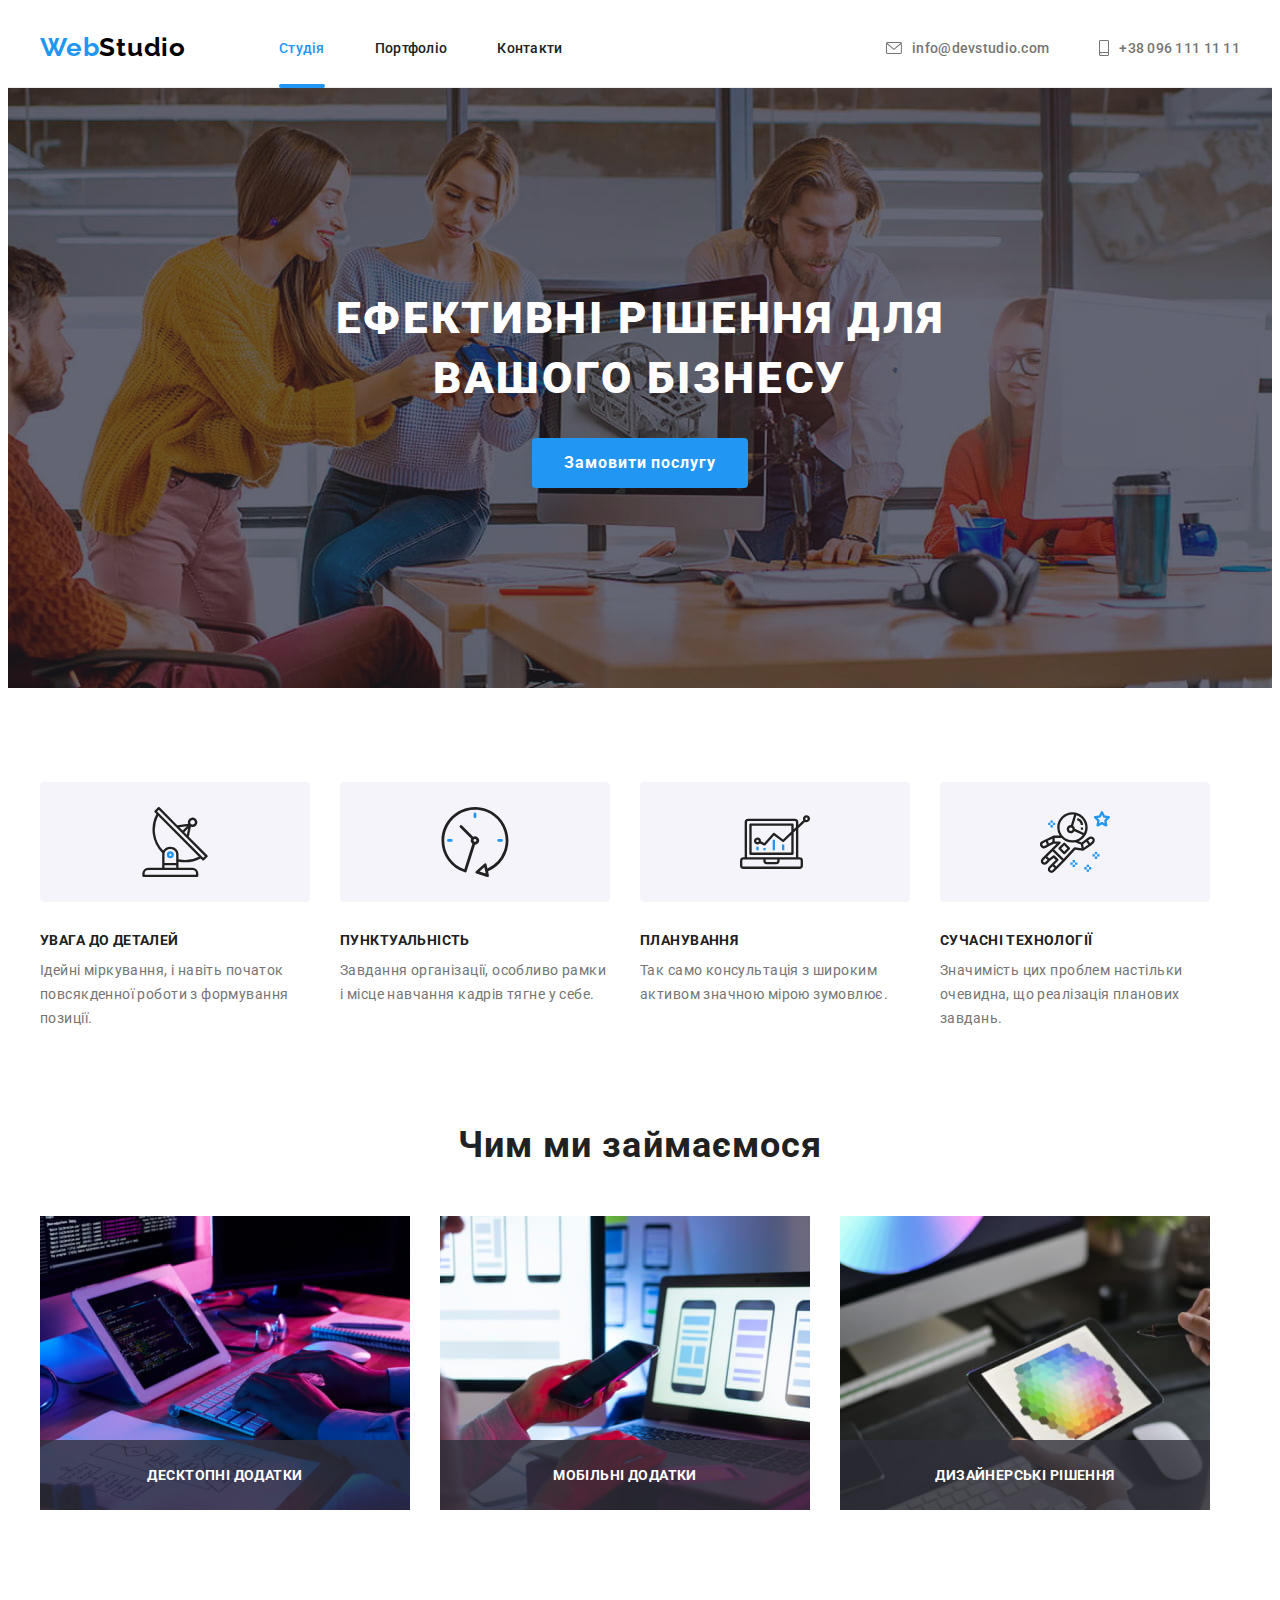
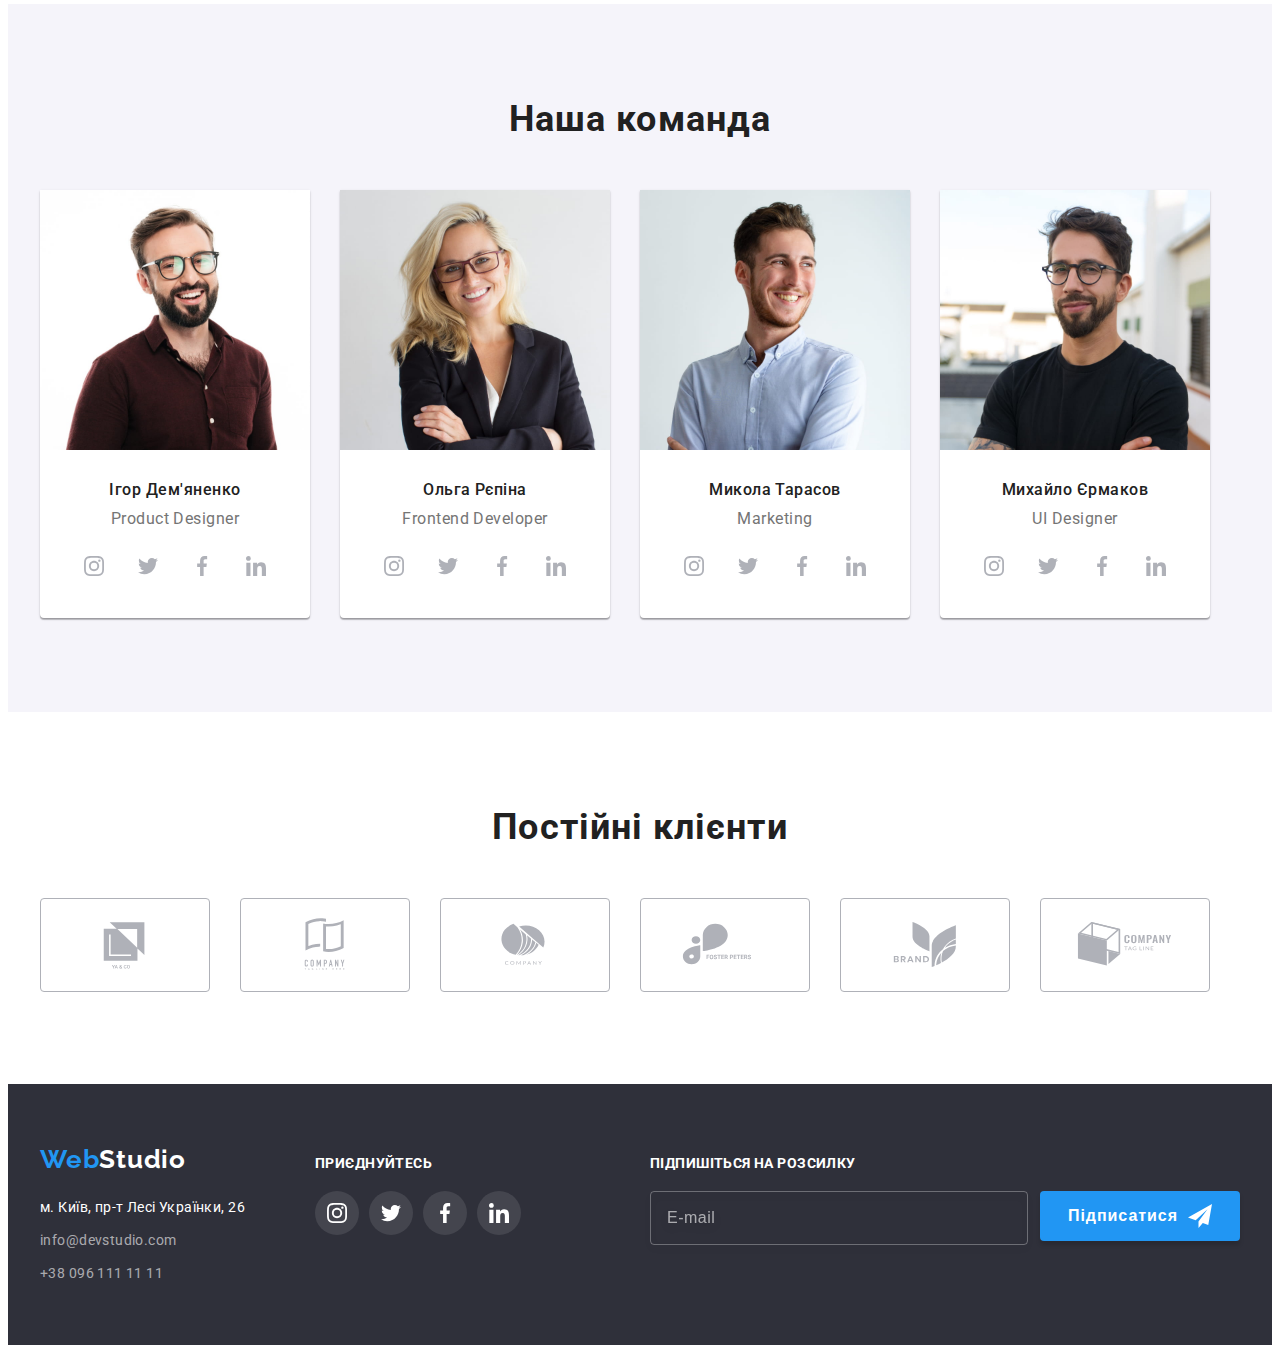
<file: index.html>
<!DOCTYPE html>
<html lang="uk">
  <head>
    <meta charset="UTF-8" />
    <meta http-equiv="X-UA-Compatible" content="IE=edge" />
    <meta name="viewport" content="width=device-width, initial-scale=1.0" />
    <title>Студія</title>
    <!-- Fonts -->
    <link rel="preconnect" href="https://fonts.googleapis.com" />
    <link rel="preconnect" href="https://fonts.gstatic.com" crossorigin />
    <link
      href="https://fonts.googleapis.com/css2?family=Raleway:wght@700&family=Roboto:wght@400;500;700;900&display=swap"
      rel="stylesheet"
    />
    <!-- Modern Normalize -->
    <link
      rel="stylesheet"
      href="https://cdnjs.cloudflare.com/ajax/libs/modern-normalize/1.1.0/modern-normalize.min.css"
      integrity="sha512-wpPYUAdjBVSE4KJnH1VR1HeZfpl1ub8YT/NKx4PuQ5NmX2tKuGu6U/JRp5y+Y8XG2tV+wKQpNHVUX03MfMFn9Q=="
      crossorigin="anonymous"
      referrerpolicy="no-referrer"
    />
    <!-- Custom Styles -->
    <link rel="stylesheet" href="./css/style.css" />
  </head>
  <body class="page">
    <header class="header">
      <div class="container header-container">
        <a class="header-logo link" lang="en" href="./index.html"
          ><span class="logo-part">Web</span>Studio</a
        >
        <nav class="main-nav">
          <ul class="main-nav-list list">
            <li class="main-nav-item">
              <a class="main-nav-link link current" href="./index.html">Студія</a>
            </li>
            <li class="main-nav-item">
              <a class="main-nav-link link" href="./portfolio.html">Портфоліо</a>
            </li>
            <li class="main-nav-item">
              <a class="main-nav-link link" href="#">Контакти</a>
            </li>
          </ul>
        </nav>
        <ul class="header-contact-list list">
          <li class="header-contact-item">
            <a class="header-contact-link link" href="mailto:info@devstudio.com">
              <svg class="contact-icon" width="16" height="12">
                <use href="./images/icons.svg#mail"></use>
              </svg>
              info@devstudio.com</a
            >
          </li>
          <li class="header-contact-item">
            <a class="header-contact-link link" href="tel:+380961111111">
              <svg class="contact-icon" width="10" height="16">
                <use href="./images/icons.svg#phone"></use>
              </svg>
              +38 096 111 11 11</a
            >
          </li>
        </ul>
      </div>
    </header>
    <main>
      <!-- Герой  -->
      <section class="hero">
        <div class="container">
          <h1 class="hero-title">Ефективні рішення для вашого бізнесу</h1>
          <button class="hero-btn" type="button" data-modal-open>Замовити послугу</button>
        </div>
      </section>
      <!-- Особливості -->
      <section class="features section">
        <div class="container">
          <h2 class="features-main-title visually-hidden">Особливості</h2>
          <ul class="features-list list">
            <li class="features-list-item">
              <div class="background-icon">
                <svg class="features-icon" width="70" height="70">
                  <use href="./images/icons.svg#antenna"></use>
                </svg>
              </div>
              <h3 class="features-title">Увага до деталей</h3>
              <p class="features-subtitle">
                Ідейні міркування, і навіть початок повсякденної роботи з формування позиції.
              </p>
            </li>
            <li class="features-list-item">
              <div class="background-icon">
                <svg class="features-icon" width="70" height="70">
                  <use href="./images/icons.svg#clock"></use>
                </svg>
              </div>
              <h3 class="features-title">Пунктуальність</h3>
              <p class="features-subtitle">
                Завдання організації, особливо рамки і місце навчання кадрів тягне у себе.
              </p>
            </li>
            <li class="features-list-item">
              <div class="background-icon">
                <svg class="features-icon" width="70" height="70">
                  <use href="./images/icons.svg#diagram"></use>
                </svg>
              </div>
              <h3 class="features-title">Планування</h3>
              <p class="features-subtitle">
                Так само консультація з широким активом значною мірою зумовлює.
              </p>
            </li>
            <li class="features-list-item">
              <div class="background-icon">
                <svg class="features-icon" width="70" height="70">
                  <use href="./images/icons.svg#astronaut"></use>
                </svg>
              </div>
              <h3 class="features-title">Сучасні технології</h3>
              <p class="features-subtitle">
                Значимість цих проблем настільки очевидна, що реалізація планових завдань.
              </p>
            </li>
          </ul>
        </div>
      </section>
      <!-- Чим ми займаємося -->
      <section class="function">
        <div class="container">
          <h2 class="function-title">Чим ми займаємося</h2>
          <ul class="function-list list">
            <li class="function-list-item">
              <div class="function-thumb">
                <img
                  class="function-img"
                  src="./images/what-we-do/img-1.jpg"
                  alt="Десктопні додатки"
                  width="370"
                  height="294"
                />
                <div class="function-txt-box">
                  <p class="function-txt">Десктопні додатки</p>
                </div>
              </div>
            </li>
            <li class="function-list-item">
              <div class="function-thumb">
                <img
                  class="function-img"
                  src="./images/what-we-do/img-2.jpg"
                  alt="Мобільні додатки"
                  width="370"
                  height="294"
                />
                <div class="function-txt-box">
                  <p class="function-txt">Мобільні додатки</p>
                </div>
              </div>
            </li>
            <li class="function-list-item">
              <div class="function-thumb">
                <img
                  class="function-img"
                  src="./images/what-we-do/img-3.jpg"
                  alt="Дизайнерські рішення"
                  width="370"
                  height="294"
                />
                <div class="function-txt-box">
                  <p class="function-txt">Дизайнерські рішення</p>
                </div>
              </div>
            </li>
          </ul>
        </div>
      </section>
      <!-- Наша команда -->
      <section class="team section">
        <div class="container">
          <h2 class="team-title">Наша команда</h2>
          <ul class="team-list list">
            <li class="team-list-item">
              <img
                class="team-img"
                src="./images/our-team/img-1.jpg"
                alt="Ігор Дем'яненко"
                width="270"
                height="260"
              />
              <div class="txt-part">
                <h3 class="name">Ігор Дем'яненко</h3>
                <p class="profession" lang="en">Product Designer</p>
                <ul class="socials list">
                  <li class="socials-item">
                    <a
                      class="socials-link link"
                      href="https://instagram.com"
                      target="_blank"
                      rel="noopener noreferrer"
                      aria-label="Instagram"
                    >
                      <svg class="socials-icon" width="20" height="20">
                        <use href="./images/icons.svg#instagram"></use>
                      </svg>
                    </a>
                  </li>
                  <li class="socials-item">
                    <a
                      class="socials-link link"
                      href="https://twitter.com"
                      target="_blank"
                      rel="noopener noreferrer"
                      aria-label="Twitter"
                    >
                      <svg class="socials-icon" width="20" height="20">
                        <use href="./images/icons.svg#twitter"></use>
                      </svg>
                    </a>
                  </li>
                  <li class="socials-item">
                    <a
                      class="socials-link link"
                      href="https://facebook.com"
                      target="_blank"
                      rel="noopener noreferrer"
                      aria-label="Facebook"
                    >
                      <svg class="socials-icon" width="20" height="20">
                        <use href="./images/icons.svg#facebook"></use>
                      </svg>
                    </a>
                  </li>
                  <li class="socials-item">
                    <a
                      class="socials-link link"
                      href="https://linkedin.com"
                      target="_blank"
                      rel="noopener noreferrer"
                      aria-label="Linkedin"
                    >
                      <svg class="socials-icon" width="20" height="20">
                        <use href="./images/icons.svg#linkedin"></use>
                      </svg>
                    </a>
                  </li>
                </ul>
              </div>
            </li>
            <li class="team-list-item">
              <img
                class="team-img"
                src="./images/our-team/img-2.jpg"
                alt="Ольга Рєпіна"
                width="270"
                height="260"
              />
              <div class="txt-part">
                <h3 class="name">Ольга Рєпіна</h3>
                <p class="profession" lang="en">Frontend Developer</p>
                <ul class="socials list">
                  <li class="socials-item">
                    <a
                      class="socials-link link"
                      href="https://instagram.com"
                      target="_blank"
                      rel="noopener noreferrer"
                      aria-label="Instagram"
                    >
                      <svg class="socials-icon" width="20" height="20">
                        <use href="./images/icons.svg#instagram"></use>
                      </svg>
                    </a>
                  </li>
                  <li class="socials-item">
                    <a
                      class="socials-link link"
                      href="https://twitter.com"
                      target="_blank"
                      rel="noopener noreferrer"
                      aria-label="Twitter"
                    >
                      <svg class="socials-icon" width="20" height="20">
                        <use href="./images/icons.svg#twitter"></use>
                      </svg>
                    </a>
                  </li>
                  <li class="socials-item">
                    <a
                      class="socials-link link"
                      href="https://facebook.com"
                      target="_blank"
                      rel="noopener noreferrer"
                      aria-label="Facebook"
                    >
                      <svg class="socials-icon" width="20" height="20">
                        <use href="./images/icons.svg#facebook"></use>
                      </svg>
                    </a>
                  </li>
                  <li class="socials-item">
                    <a
                      class="socials-link link"
                      href="https://linkedin.com"
                      target="_blank"
                      rel="noopener noreferrer"
                      aria-label="Linkedin"
                    >
                      <svg class="socials-icon" width="20" height="20">
                        <use href="./images/icons.svg#linkedin"></use>
                      </svg>
                    </a>
                  </li>
                </ul>
              </div>
            </li>
            <li class="team-list-item">
              <img
                class="team-img"
                src="./images/our-team/img-3.jpg"
                alt="Микола Тарасов"
                width="270"
                height="260"
              />
              <div class="txt-part">
                <h3 class="name">Микола Тарасов</h3>
                <p class="profession" lang="en">Marketing</p>
                <ul class="socials list">
                  <li class="socials-item">
                    <a
                      class="socials-link link"
                      href="https://instagram.com"
                      target="_blank"
                      rel="noopener noreferrer"
                      aria-label="Instagram"
                    >
                      <svg class="socials-icon" width="20" height="20">
                        <use href="./images/icons.svg#instagram"></use>
                      </svg>
                    </a>
                  </li>
                  <li class="socials-item">
                    <a
                      class="socials-link link"
                      href="https://twitter.com"
                      target="_blank"
                      rel="noopener noreferrer"
                      aria-label="Twitter"
                    >
                      <svg class="socials-icon" width="20" height="20">
                        <use href="./images/icons.svg#twitter"></use>
                      </svg>
                    </a>
                  </li>
                  <li class="socials-item">
                    <a
                      class="socials-link link"
                      href="https://facebook.com"
                      target="_blank"
                      rel="noopener noreferrer"
                      aria-label="Facebook"
                    >
                      <svg class="socials-icon" width="20" height="20">
                        <use href="./images/icons.svg#facebook"></use>
                      </svg>
                    </a>
                  </li>
                  <li class="socials-item">
                    <a
                      class="socials-link link"
                      href="https://linkedin.com"
                      target="_blank"
                      rel="noopener noreferrer"
                      aria-label="Linkedin"
                    >
                      <svg class="socials-icon" width="20" height="20">
                        <use href="./images/icons.svg#linkedin"></use>
                      </svg>
                    </a>
                  </li>
                </ul>
              </div>
            </li>
            <li class="team-list-item">
              <img
                class="team-img"
                src="./images/our-team/img-4.jpg"
                alt="Михайло Єрмаков"
                width="270"
                height="260"
              />
              <div class="txt-part">
                <h3 class="name">Михайло Єрмаков</h3>
                <p class="profession" lang="en">UI Designer</p>
                <ul class="socials list">
                  <li class="socials-item">
                    <a
                      class="socials-link link"
                      href="https://instagram.com"
                      target="_blank"
                      rel="noopener noreferrer"
                      aria-label="Instagram"
                    >
                      <svg class="socials-icon" width="20" height="20">
                        <use href="./images/icons.svg#instagram"></use>
                      </svg>
                    </a>
                  </li>
                  <li class="socials-item">
                    <a
                      class="socials-link link"
                      href="https://twitter.com"
                      target="_blank"
                      rel="noopener noreferrer"
                      aria-label="Twitter"
                    >
                      <svg class="socials-icon" width="20" height="20">
                        <use href="./images/icons.svg#twitter"></use>
                      </svg>
                    </a>
                  </li>
                  <li class="socials-item">
                    <a
                      class="socials-link link"
                      href="https://facebook.com"
                      target="_blank"
                      rel="noopener noreferrer"
                      aria-label="Facebook"
                    >
                      <svg class="socials-icon" width="20" height="20">
                        <use href="./images/icons.svg#facebook"></use>
                      </svg>
                    </a>
                  </li>
                  <li class="socials-item">
                    <a
                      class="socials-link link"
                      href="https://linkedin.com"
                      target="_blank"
                      rel="noopener noreferrer"
                      aria-label="Linkedin"
                    >
                      <svg class="socials-icon" width="20" height="20">
                        <use href="./images/icons.svg#linkedin"></use>
                      </svg>
                    </a>
                  </li>
                </ul>
              </div>
            </li>
          </ul>
        </div>
      </section>
      <!-- Постійні клієнти -->
      <section class="clients section">
        <div class="container">
          <h2 class="clients-title">Постійні клієнти</h2>
          <ul class="clients-list list">
            <li class="clients-list-item">
              <a
                class="clients-link link"
                href="#"
                target="_blank"
                rel="noopener noreferrer"
                aria-label="YA & CO"
                ><svg class="client-icon" width="106" height="60">
                  <use href="./images/icons.svg#client1"></use>
                </svg>
              </a>
            </li>
            <li class="clients-list-item">
              <a
                class="clients-link link"
                href="#"
                target="_blank"
                rel="noopener noreferrer"
                aria-label="COMPANY TAGLINE HERE"
                ><svg class="client-icon" width="106" height="60">
                  <use href="./images/icons.svg#client2"></use>
                </svg>
              </a>
            </li>
            <li class="clients-list-item">
              <a
                class="clients-link link"
                href="#"
                target="_blank"
                rel="noopener noreferrer"
                aria-label="COMPANY"
                ><svg class="client-icon" width="106" height="60">
                  <use href="./images/icons.svg#client3"></use>
                </svg>
              </a>
            </li>
            <li class="clients-list-item">
              <a
                class="clients-link link"
                href="#"
                target="_blank"
                rel="noopener noreferrer"
                aria-label="FOSTER PETERS"
                ><svg class="client-icon" width="106" height="60">
                  <use href="./images/icons.svg#client4"></use>
                </svg>
              </a>
            </li>
            <li class="clients-list-item">
              <a
                class="clients-link link"
                href="#"
                target="_blank"
                rel="noopener noreferrer"
                aria-label="BRAND"
                ><svg class="client-icon" width="106" height="60">
                  <use href="./images/icons.svg#client5"></use>
                </svg>
              </a>
            </li>
            <li class="clients-list-item">
              <a
                class="clients-link link"
                href="#"
                target="_blank"
                rel="noopener noreferrer"
                aria-label="COMPANY TAG LINE"
                ><svg class="client-icon" width="106" height="60">
                  <use href="./images/icons.svg#client6"></use>
                </svg>
              </a>
            </li>
          </ul>
        </div>
      </section>
    </main>
    <footer class="footer">
      <div class="footer-container container">
        <div class="footer-nav">
          <a class="footer-logo link" lang="en" href="./index.html"
            ><span class="logo-part">Web</span>Studio</a
          >
          <address class="info">
            <ul class="info-list list">
              <li class="info-list-item">
                <a
                  class="adress-link link"
                  href="https://goo.gl/maps/as8fTJ3yX4qx2LzX6"
                  target="_blank"
                  rel="noopener noreferrer"
                  >м. Київ, пр-т Лесі Українки, 26</a
                >
              </li>
              <li class="info-list-item">
                <a class="info-link link" href="mailto:info@devstudio.com">info@devstudio.com</a>
              </li>
              <li class="info-list-item">
                <a class="info-link link" href="tel:+380961111111">+38 096 111 11 11</a>
              </li>
            </ul>
          </address>
        </div>
        <div class="footer-socials">
          <strong class="footer-socials-title">приєднуйтесь</strong>
          <ul class="footer-socials-list list">
            <li class="footer-socials-item">
              <a
                class="footer-socials-link link"
                href="https://instagram.com"
                target="_blank"
                rel="noopener noreferrer"
                aria-label="Instagram"
              >
                <svg class="footer-socials-icon" width="20" height="20">
                  <use href="./images/icons.svg#instagram"></use>
                </svg>
              </a>
            </li>
            <li class="footer-socials-item">
              <a
                class="footer-socials-link link"
                href="https://twitter.com"
                target="_blank"
                rel="noopener noreferrer"
                aria-label="Twitter"
              >
                <svg class="footer-socials-icon" width="20" height="20">
                  <use href="./images/icons.svg#twitter"></use>
                </svg>
              </a>
            </li>
            <li class="footer-socials-item">
              <a
                class="footer-socials-link link"
                href="https://facebook.com"
                target="_blank"
                rel="noopener noreferrer"
                aria-label="Facebook"
              >
                <svg class="footer-socials-icon" width="20" height="20">
                  <use href="./images/icons.svg#facebook"></use>
                </svg>
              </a>
            </li>
            <li class="footer-socials-item">
              <a
                class="footer-socials-link link"
                href="https://linkedin.com"
                target="_blank"
                rel="noopener noreferrer"
                aria-label="Linkedin"
              >
                <svg class="footer-socials-icon" width="20" height="20">
                  <use href="./images/icons.svg#linkedin"></use>
                </svg>
              </a>
            </li>
          </ul>
        </div>

        <div class="subscribe-box">
          <strong class="subscribe-form-title">Підпишіться на розсилку</strong>
          <form class="subscribe-form" name="subscribe-form">
            <label class="subscribe-form-field">
              <input
                class="subscribe-form-input"
                type="email"
                name="user-mail"
                placeholder="E-mail"
            /></label>
            <button class="subscribe-btn" type="submit">
              Підписатися
              <svg class="subscribe-icon" width="24" height="24">
                <use href="./images/icons.svg#subscribe"></use>
              </svg>
            </button>
          </form>
        </div>
      </div>
    </footer>
    <!-- Modal window -->
    <div class="backdrop is-hidden" data-modal>
      <div class="modal">
        <button class="modal-btn" type="button" data-modal-close>
          <svg width="11" height="11">
            <use href="./images/icons.svg#close-x"></use>
          </svg>
        </button>
        <!-- Modal window form -->
        <form class="register-form" name="register-form">
          <strong class="register-form-title">Залиште свої дані, ми вам передзвонимо</strong>

          <div class="register-form-group" role="group">
            <label class="register-form-field">
              <span class="register-form-label">Ім'я</span>
              <input class="register-form-input" type="text" name="user-name" required />
              <svg class="register-form-icon" width="18" height="18">
                <use href="./images/icons.svg#form-name"></use>
              </svg>
            </label>

            <label class="register-form-field">
              <span class="register-form-label">Телефон</span>
              <input
                class="register-form-input"
                type="tel"
                name="user-phone"
                required
                minlength="12"
                maxlength="12"
              />
              <svg class="register-form-icon" width="18" height="18">
                <use href="./images/icons.svg#form-tel"></use>
              </svg>
            </label>

            <label class="register-form-field">
              <span class="register-form-label">Пошта</span>
              <input class="register-form-input" type="email" name="user-mail" required />
              <svg class="register-form-icon" width="18" height="18">
                <use href="./images/icons.svg#form-mail"></use>
              </svg>
            </label>

            <label class="register-form-field">
              <span class="register-form-head">Коментар</span>
              <textarea
                class="register-form-comment"
                name="user-comment"
                rows="4"
                placeholder="Введіть текст"
              ></textarea>
            </label>
          </div>

          <label class="register-form-agreement">
            <input
              class="register-form-checkbox visually-hidden"
              type="checkbox"
              name="user-agreement"
            />
            <svg class="checkbox-icon" width="16" height="15">
              <use class="icon-checked" href="./images/icons.svg#checked"></use>
              <use class="icon-unchecked" href="./images/icons.svg#unchecked"></use>
            </svg>
            <span class="register-form-desc">
              Погоджуюся з розсилкою та приймаю
              <a class="register-form-link link" href="#" target="_blank">Умови договору</a>
            </span>
          </label>
          <button class="register-form-btn" type="submit">Відправити</button>
        </form>
      </div>
    </div>
    <script src="./js/modal.js"></script>
  </body>
</html>
</file>
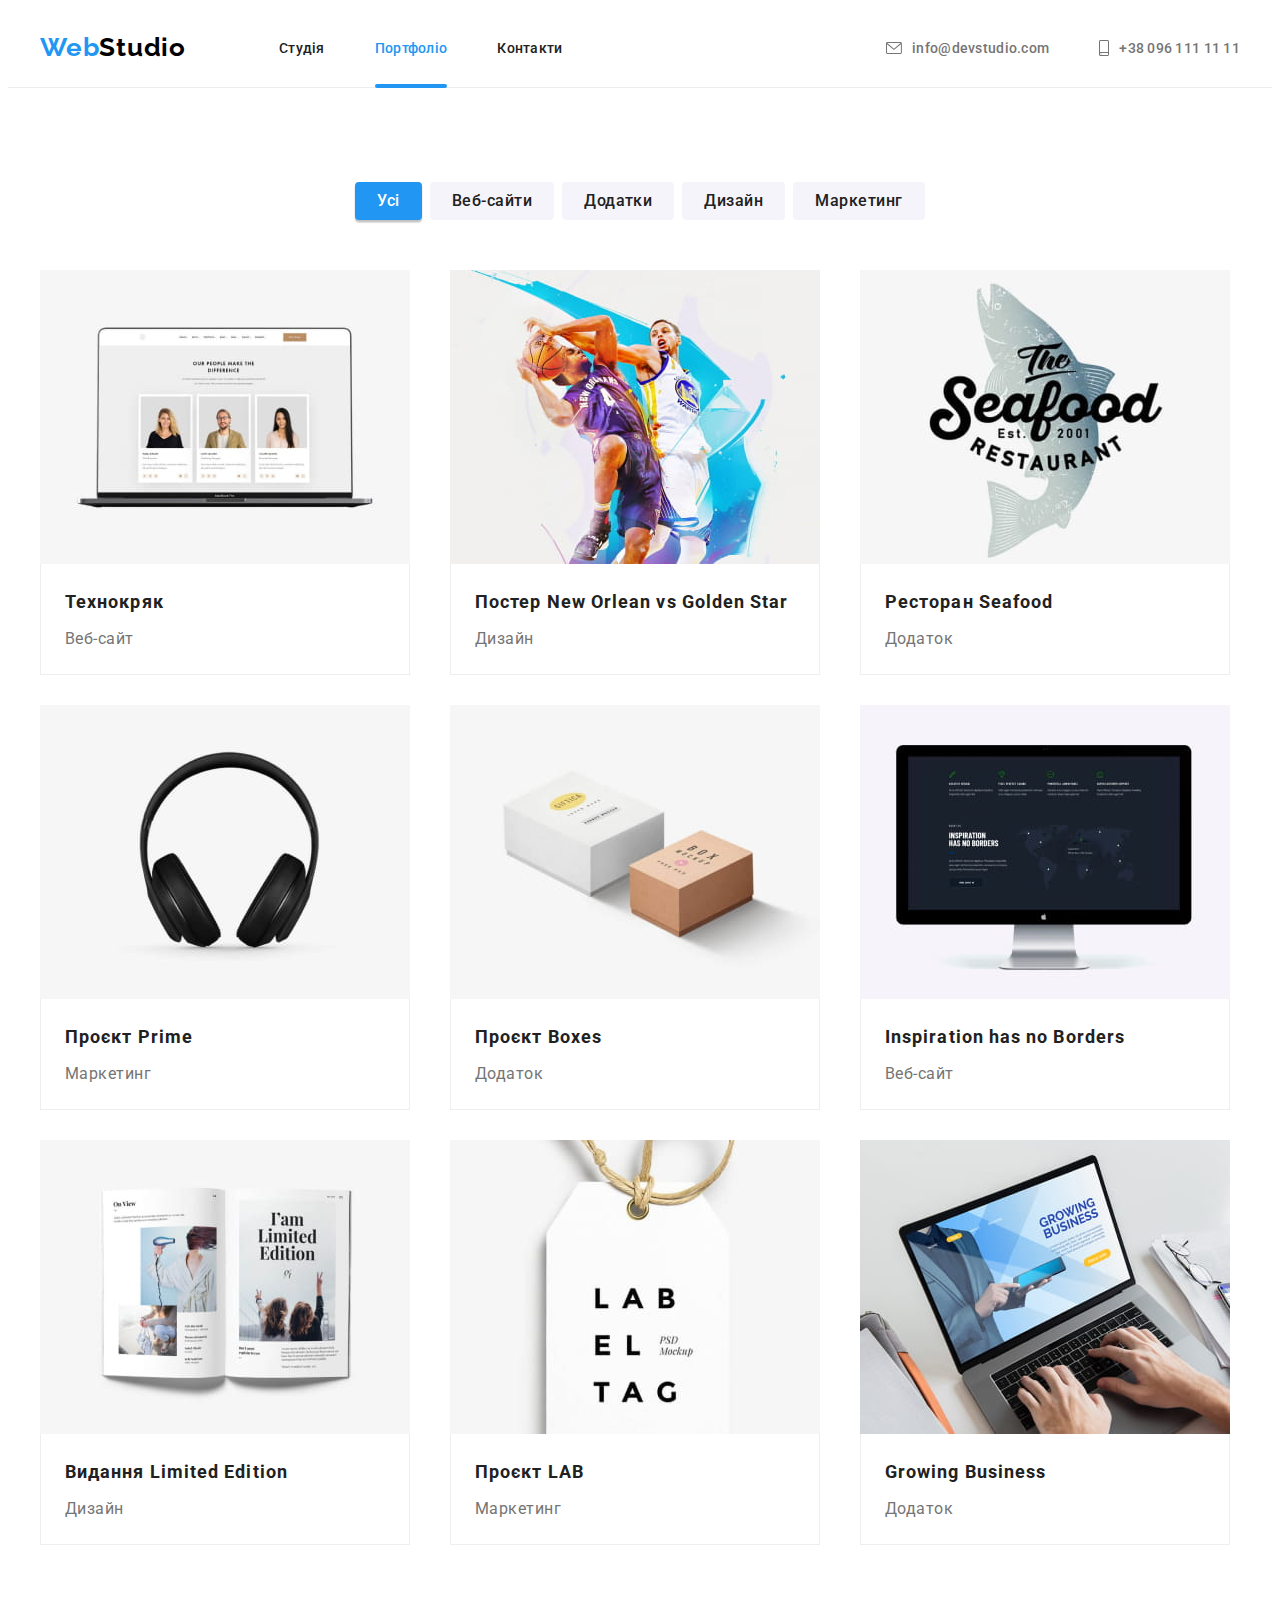
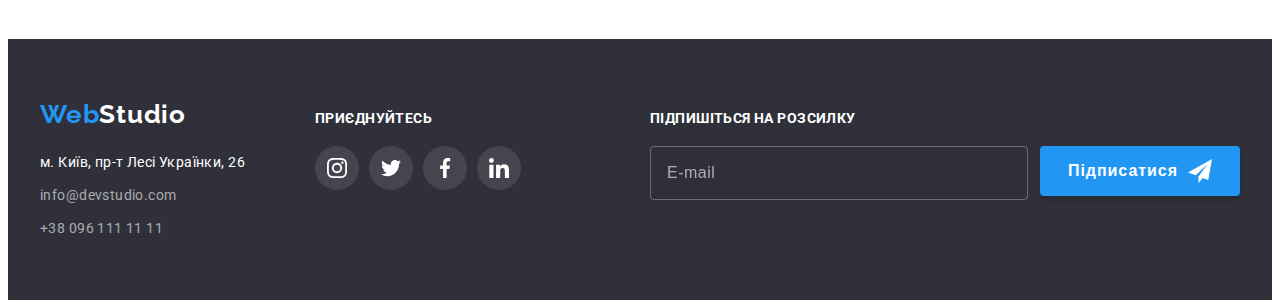
<file: portfolio.html>
<!DOCTYPE html>
<html lang="uk">
  <head>
    <meta charset="UTF-8" />
    <meta http-equiv="X-UA-Compatible" content="IE=edge" />
    <meta name="viewport" content="width=device-width, initial-scale=1.0" />
    <title>Портфоліо</title>
    <!-- Fonts -->
    <link rel="preconnect" href="https://fonts.googleapis.com" />
    <link rel="preconnect" href="https://fonts.gstatic.com" crossorigin />
    <link
      href="https://fonts.googleapis.com/css2?family=Raleway:wght@700&family=Roboto:wght@400;500;700;900&display=swap"
      rel="stylesheet"
    />
    <!-- Modern Normalize -->
    <link
      rel="stylesheet"
      href="https://cdnjs.cloudflare.com/ajax/libs/modern-normalize/1.1.0/modern-normalize.min.css"
      integrity="sha512-wpPYUAdjBVSE4KJnH1VR1HeZfpl1ub8YT/NKx4PuQ5NmX2tKuGu6U/JRp5y+Y8XG2tV+wKQpNHVUX03MfMFn9Q=="
      crossorigin="anonymous"
      referrerpolicy="no-referrer"
    />
    <!-- Custom Styles -->
    <link rel="stylesheet" href="./css/style.css" />
  </head>
  <body class="page">
    <!-- Header -->
    <header class="header">
      <div class="container header-container">
        <a class="header-logo link" lang="en" href="./index.html"
          ><span class="logo-part">Web</span>Studio</a
        >
        <nav class="main-nav">
          <ul class="main-nav-list list">
            <li class="main-nav-item">
              <a class="main-nav-link link" href="./index.html">Студія</a>
            </li>
            <li class="main-nav-item">
              <a class="main-nav-link link current" href="./portfolio.html">Портфоліо</a>
            </li>
            <li class="main-nav-item">
              <a class="main-nav-link link" href="#">Контакти</a>
            </li>
          </ul>
        </nav>
        <ul class="header-contact-list list">
          <li class="header-contact-item">
            <a class="header-contact-link link" href="mailto:info@devstudio.com">
              <svg class="contact-icon" width="16" height="12">
                <use href="./images/icons.svg#mail"></use>
              </svg>
              info@devstudio.com</a
            >
          </li>
          <li class="header-contact-item">
            <a class="header-contact-link link" href="tel:+380961111111">
              <svg class="contact-icon" width="10" height="16">
                <use href="./images/icons.svg#phone"></use>
              </svg>
              +38 096 111 11 11</a
            >
          </li>
        </ul>
      </div>
    </header>
    <main class="primary">
      <section class="gallery section">
        <div class="container">
          <h1 class="gallery-main-title visually-hidden">Портфоліо</h1>
          <!-- Gallery Button -->
          <ul class="gallery-btn list">
            <li class="gallery-btn-item">
              <button class="btn active" type="button">Усі</button>
            </li>
            <li class="gallery-btn-item"><button class="btn" type="button">Веб-сайти</button></li>
            <li class="gallery-btn-item"><button class="btn" type="button">Додатки</button></li>
            <li class="gallery-btn-item"><button class="btn" type="button">Дизайн</button></li>
            <li class="gallery-btn-item"><button class="btn" type="button">Маркетинг</button></li>
          </ul>
          <!-- Gallery Cards -->
          <ul class="gallery-list list">
            <li class="gallery-list-item">
              <a class="gallery-link link" href="#" target="_blank">
                <div class="gallery-thumb">
                  <img
                    class="example-img"
                    src="./images/portfolio/img.jpg"
                    alt=""
                    width="370"
                    height="294"
                  />
                  <div class="overlay">
                    <p class="overlay-desc">
                      Ресурс пропонує комплексні пропозиції з різним рівнем функціоналу та сервісів.
                      Все це дозволить відвідувачу отримати вичерпні відомості про компанію чи
                      приватну особу.
                    </p>
                  </div>
                </div>
                <div class="gallery-txt">
                  <h2 class="gallery-title">Технокряк</h2>
                  <p class="gallery-subtitle">Веб-сайт</p>
                </div>
              </a>
            </li>
            <li class="gallery-list-item">
              <a class="gallery-link link" href="#" target="_blank">
                <div class="gallery-thumb">
                  <img
                    class="example-img"
                    src="./images/portfolio/img-1.jpg"
                    alt=""
                    width="370"
                    height="294"
                  />
                  <div class="overlay">
                    <p class="overlay-desc">
                      Ресурс пропонує комплексні пропозиції з різним рівнем функціоналу та сервісів.
                      Все це дозволить відвідувачу отримати вичерпні відомості про компанію чи
                      приватну особу.
                    </p>
                  </div>
                </div>
                <div class="gallery-txt">
                  <h2 class="gallery-title">
                    Постер <span lang="en">New Orlean vs Golden Star</span>
                  </h2>
                  <p class="gallery-subtitle">Дизайн</p>
                </div>
              </a>
            </li>
            <li class="gallery-list-item">
              <a class="gallery-link link" href="#" target="_blank">
                <div class="gallery-thumb">
                  <img
                    class="example-img"
                    src="./images/portfolio/img-2.jpg"
                    alt=""
                    width="370"
                    height="294"
                  />
                  <div class="overlay">
                    <p class="overlay-desc">
                      Ресурс пропонує комплексні пропозиції з різним рівнем функціоналу та сервісів.
                      Все це дозволить відвідувачу отримати вичерпні відомості про компанію чи
                      приватну особу.
                    </p>
                  </div>
                </div>
                <div class="gallery-txt">
                  <h2 class="gallery-title">Ресторан <span lang="en">Seafood</span></h2>
                  <p class="gallery-subtitle">Додаток</p>
                </div>
              </a>
            </li>
            <li class="gallery-list-item">
              <a class="gallery-link link" href="#" target="_blank">
                <div class="gallery-thumb">
                  <img
                    class="example-img"
                    src="./images/portfolio/img-3.jpg"
                    alt=""
                    width="370"
                    height="294"
                  />
                  <div class="overlay">
                    <p class="overlay-desc">
                      Ресурс пропонує комплексні пропозиції з різним рівнем функціоналу та сервісів.
                      Все це дозволить відвідувачу отримати вичерпні відомості про компанію чи
                      приватну особу.
                    </p>
                  </div>
                </div>
                <div class="gallery-txt">
                  <h2 class="gallery-title">Проєкт <span lang="en">Prime</span></h2>
                  <p class="gallery-subtitle">Маркетинг</p>
                </div>
              </a>
            </li>
            <li class="gallery-list-item">
              <a class="gallery-link link" href="#" target="_blank">
                <div class="gallery-thumb">
                  <img
                    class="example-img"
                    src="./images/portfolio/img-4.jpg"
                    alt=""
                    width="370"
                    height="294"
                  />
                  <div class="overlay">
                    <p class="overlay-desc">
                      Ресурс пропонує комплексні пропозиції з різним рівнем функціоналу та сервісів.
                      Все це дозволить відвідувачу отримати вичерпні відомості про компанію чи
                      приватну особу.
                    </p>
                  </div>
                </div>
                <div class="gallery-txt">
                  <h2 class="gallery-title">Проєкт <span lang="en">Boxes</span></h2>
                  <p class="gallery-subtitle">Додаток</p>
                </div>
              </a>
            </li>
            <li class="gallery-list-item">
              <a class="gallery-link link" href="#" target="_blank">
                <div class="gallery-thumb">
                  <img
                    class="example-img"
                    src="./images/portfolio/img-5.jpg"
                    alt=""
                    width="370"
                    height="294"
                  />
                  <div class="overlay">
                    <p class="overlay-desc">
                      Ресурс пропонує комплексні пропозиції з різним рівнем функціоналу та сервісів.
                      Все це дозволить відвідувачу отримати вичерпні відомості про компанію чи
                      приватну особу.
                    </p>
                  </div>
                </div>
                <div class="gallery-txt">
                  <h2 class="gallery-title" lang="en">Inspiration has no Borders</h2>
                  <p class="gallery-subtitle">Веб-сайт</p>
                </div>
              </a>
            </li>
            <li class="gallery-list-item">
              <a class="gallery-link link" href="#" target="_blank">
                <div class="gallery-thumb">
                  <img
                    class="example-img"
                    src="./images/portfolio/img-6.jpg"
                    alt=""
                    width="370"
                    height="294"
                  />
                  <div class="overlay">
                    <p class="overlay-desc">
                      Ресурс пропонує комплексні пропозиції з різним рівнем функціоналу та сервісів.
                      Все це дозволить відвідувачу отримати вичерпні відомості про компанію чи
                      приватну особу.
                    </p>
                  </div>
                </div>
                <div class="gallery-txt">
                  <h2 class="gallery-title">Видання <span lang="en">Limited Edition</span></h2>
                  <p class="gallery-subtitle">Дизайн</p>
                </div>
              </a>
            </li>
            <li class="gallery-list-item">
              <a class="gallery-link link" href="#" target="_blank">
                <div class="gallery-thumb">
                  <img
                    class="example-img"
                    src="./images/portfolio/img-7.jpg"
                    alt=""
                    width="370"
                    height="294"
                  />
                  <div class="overlay">
                    <p class="overlay-desc">
                      Ресурс пропонує комплексні пропозиції з різним рівнем функціоналу та сервісів.
                      Все це дозволить відвідувачу отримати вичерпні відомості про компанію чи
                      приватну особу.
                    </p>
                  </div>
                </div>
                <div class="gallery-txt">
                  <h2 class="gallery-title">Проєкт <span lang="en">LAB</span></h2>
                  <p class="gallery-subtitle">Маркетинг</p>
                </div>
              </a>
            </li>
            <li class="gallery-list-item">
              <a class="gallery-link link" href="#" target="_blank">
                <div class="gallery-thumb">
                  <img
                    class="example-img"
                    src="./images/portfolio/img-8.jpg"
                    alt=""
                    width="370"
                    height="294"
                  />
                  <div class="overlay">
                    <p class="overlay-desc">
                      Ресурс пропонує комплексні пропозиції з різним рівнем функціоналу та сервісів.
                      Все це дозволить відвідувачу отримати вичерпні відомості про компанію чи
                      приватну особу.
                    </p>
                  </div>
                </div>
                <div class="gallery-txt">
                  <h2 class="gallery-title" lang="en">Growing Business</h2>
                  <p class="gallery-subtitle">Додаток</p>
                </div>
              </a>
            </li>
          </ul>
        </div>
      </section>
    </main>
    <!-- Footer -->
    <footer class="footer">
      <div class="footer-container container">
        <div class="footer-nav">
          <a class="footer-logo link" lang="en" href="./index.html"
            ><span class="logo-part">Web</span>Studio</a
          >
          <address class="info">
            <ul class="info-list list">
              <li class="info-list-item">
                <a
                  class="adress-link link"
                  href="https://goo.gl/maps/as8fTJ3yX4qx2LzX6"
                  target="_blank"
                  rel="noopener noreferrer"
                  >м. Київ, пр-т Лесі Українки, 26</a
                >
              </li>
              <li class="info-list-item">
                <a class="info-link link" href="mailto:info@devstudio.com">info@devstudio.com</a>
              </li>
              <li class="info-list-item">
                <a class="info-link link" href="tel:+380961111111">+38 096 111 11 11</a>
              </li>
            </ul>
          </address>
        </div>
        <div class="footer-socials">
          <strong class="footer-socials-title">приєднуйтесь</strong>
          <ul class="footer-socials-list list">
            <li class="footer-socials-item">
              <a
                class="footer-socials-link link"
                href="https://instagram.com"
                target="_blank"
                rel="noopener noreferrer"
                aria-label="Instagram"
              >
                <svg class="footer-socials-icon" width="20" height="20">
                  <use href="./images/icons.svg#instagram"></use>
                </svg>
              </a>
            </li>
            <li class="footer-socials-item">
              <a
                class="footer-socials-link link"
                href="https://twitter.com"
                target="_blank"
                rel="noopener noreferrer"
                aria-label="Twitter"
              >
                <svg class="footer-socials-icon" width="20" height="20">
                  <use href="./images/icons.svg#twitter"></use>
                </svg>
              </a>
            </li>
            <li class="footer-socials-item">
              <a
                class="footer-socials-link link"
                href="https://facebook.com"
                target="_blank"
                rel="noopener noreferrer"
                aria-label="Facebook"
              >
                <svg class="footer-socials-icon" width="20" height="20">
                  <use href="./images/icons.svg#facebook"></use>
                </svg>
              </a>
            </li>
            <li class="footer-socials-item">
              <a
                class="footer-socials-link link"
                href="https://linkedin.com"
                target="_blank"
                rel="noopener noreferrer"
                aria-label="Linkedin"
              >
                <svg class="footer-socials-icon" width="20" height="20">
                  <use href="./images/icons.svg#linkedin"></use>
                </svg>
              </a>
            </li>
          </ul>
        </div>

        <div class="subscribe-box">
          <strong class="subscribe-form-title">Підпишіться на розсилку</strong>
          <form class="subscribe-form" name="subscribe-form">
            <label class="subscribe-form-field">
              <input
                class="subscribe-form-input"
                type="email"
                name="user-mail"
                placeholder="E-mail"
            /></label>
            <button class="subscribe-btn" type="submit">
              Підписатися
              <svg class="subscribe-icon" width="24" height="24">
                <use href="./images/icons.svg#subscribe"></use>
              </svg>
            </button>
          </form>
        </div>
      </div>
    </footer>
  </body>
</html>
</file>
<file: css/style.css>
:root {
  /* Fonts */
  --main-font: 'Roboto', sans-serif;
  --secondary-font: 'Raleway', sans-serif;

  /* Text colors */
  --main-txt-cl: #212121;
  --secondary-txt-cl: #757575;
  --light-txt-cl: #ffffff;
  --dark-logo-cl: #000000;
  --blue-cl: #2196f3;
  --info-txt-cl: rgba(255, 255, 255, 0.6);
  --secondary-form-txt-cl: rgba(117, 117, 117, 0.5);

  /* Background colors */
  --main-background-cl: #ffffff;
  --secondary-background-cl: #2f303a;
  --grey-background-cl: #f5f4fa;
  --shadow-background: rgba(47, 48, 58, 0.4);
  --footer-icon-bcgr: rgba(255, 255, 255, 0.1);
  --modal-backdrop-bcgr: rgba(0, 0, 0, 0.2);
  --card-overlay-bg: rgba(33, 150, 243, 0.9);
  --card-functions-bg: rgba(47, 48, 58, 0.8);

  /* Button colors */
  --dark-blue-cl: #188ce8;
  --gray-icon: #afb1b8;

  /* Border colors */
  --header-brdr-cl: #ececec;
  --cards-brdr-cl: #eeeeee;
  --modal-btn-brdr: rgba(0, 0, 0, 0.1);
  --modal-form-brdr: rgba(33, 33, 33, 0.2);

  /* Variables of elements in grid (Portfolio)*/
  --items: 3;
  --indent: 30px;

  /* Animation */
  --animation: 250ms cubic-bezier(0.4, 0, 0.2, 1);
}

/**
  |============================
  | Basic Styles
  |============================
*/

.page {
  background-color: var(--main-background-cl);
  font-family: var(--main-font);
  color: var(--main-txt-cl);
}

/* Reset */
h1,
h2,
h3,
h4,
h5,
h6,
p {
  margin: 0;
}

img {
  display: block;
  max-width: 100%;
  height: auto;
}

.link {
  text-decoration: none;
  color: currentColor;
}

.list {
  list-style: none;
  margin: 0;
  padding: 0;
}

/* Section */
.section {
  padding-top: 94px;
  padding-bottom: 94px;
}

/* Container */
.container {
  width: 1200px;
  padding-left: 15px;
  padding-right: 15px;
  margin: 0 auto;
}

/* Visually Hidden */
.visually-hidden {
  position: absolute;
  width: 1px;
  height: 1px;
  margin: -1px;
  border: 0;
  padding: 0;
  white-space: nowrap;
  clip-path: inset(100%);
  clip: rect(0 0 0 0);
  overflow: hidden;
}

/**
  |============================
  | Header
  |============================
*/
.header {
  font-weight: 500;
  font-size: 14px;
  line-height: calc(16 / 14);
  letter-spacing: 0.02em;
  border-bottom: 1px solid var(--header-brdr-cl);
}
.header-container {
  display: flex;
}
.header-logo {
  padding-top: 24px;
  padding-bottom: 24px;
  margin-right: 93px;
  font-family: var(--secondary-font);
  font-weight: 700;
  font-size: 26px;
  line-height: calc(31 / 26);
  letter-spacing: 0.03em;
  color: var(--dark-logo-cl);
}
.logo-part {
  color: var(--blue-cl);
}
.main-nav {
  margin-right: auto;
}
.main-nav-list {
  display: flex;
  gap: 50px;
}

.main-nav-link,
.header-contact-link {
  position: relative;
  display: flex;
  padding-top: 32px;
  padding-bottom: 31px;
  align-items: center;
  gap: 10px;

  transition: color var(--animation);
}

.main-nav-link.current::before {
  content: '';

  position: absolute;
  left: 0;
  bottom: -1px;

  display: block;
  width: 100%;
  height: 4px;
  background-color: var(--blue-cl);
  border-radius: 2px;
}

.main-nav-link:hover,
.main-nav-link:focus,
.header-contact-link:hover,
.header-contact-link:focus {
  color: var(--blue-cl);
}

.main-nav-link.current {
  color: var(--blue-cl);
}

.header-contact-list {
  display: flex;
  gap: 50px;
  color: var(--secondary-txt-cl);
}

.contact-icon {
  fill: var(--secondary-txt-cl);
  transition: fill var(--animation);
}

.header-contact-link:hover .contact-icon,
.header-contact-link:focus .contact-icon {
  fill: var(--blue-cl);
}

/**
  |============================
  | PAGE STUDIO
  |============================
*/

/* HERO */
.hero {
  max-width: 1600px;
  margin-left: auto;
  margin-right: auto;
  padding-top: 200px;
  padding-bottom: 200px;
  background-color: var(--secondary-background-cl);
  background-image: linear-gradient(to right, var(--shadow-background), var(--shadow-background)),
    url(../images/hero/hero-bcgr.jpg);
  background-position: center;
  background-repeat: no-repeat;
  background-size: cover;
  text-align: center;
}
.hero-title {
  width: 696px;
  margin-left: auto;
  margin-right: auto;
  margin-bottom: 30px;
  font-weight: 900;
  font-size: 44px;
  line-height: calc(60 / 44);
  letter-spacing: 0.06em;
  text-transform: uppercase;
  color: var(--light-txt-cl);
}
.hero-btn {
  min-width: 216px;
  min-height: 50px;
  padding: 10px;
  font-family: inherit;
  font-weight: 700;
  font-size: 16px;
  line-height: calc(30 / 16);
  letter-spacing: 0.06em;
  color: var(--light-txt-cl);
  background-color: var(--blue-cl);
  cursor: pointer;
  border-style: none;
  border-radius: 4px;

  transition: background-color var(--animation);
}
.hero-btn:hover,
.hero-btn:focus {
  background-color: var(--dark-blue-cl);
}

/* FEATURES */
.features-list {
  display: flex;
  gap: 30px;
}
.features-list-item {
  width: 270px;
}
.features-title {
  margin-bottom: 10px;
  font-weight: 700;
  font-size: 14px;
  line-height: calc(16 / 14);
  letter-spacing: 0.03em;
  text-transform: uppercase;
}

.background-icon {
  display: flex;
  height: 120px;
  background: var(--grey-background-cl);
  border-radius: 4px;
  align-items: center;
  justify-content: center;
  margin-bottom: 30px;
}

.features-subtitle {
  font-size: 14px;
  line-height: calc(24 / 14);
  letter-spacing: 0.03em;
  color: var(--secondary-txt-cl);
}

/* FUNCTION */
.function {
  padding-bottom: 94px;
}
.function-list {
  display: flex;
  gap: 30px;
}

.function-title {
  margin-bottom: 50px;
  font-weight: 700;
  font-size: 36px;
  line-height: calc(42 / 36);
  text-align: center;
  letter-spacing: 0.03em;
  color: var(--main-txt-cl);
}

.function-thumb {
  position: relative;
}

.function-txt-box {
  position: absolute;
  bottom: 0;
  left: 0;

  width: 100%;
  height: 70px;
  display: flex;
  align-items: center;
  justify-content: center;

  background-color: var(--card-functions-bg);
}

.function-txt {
  font-weight: 700;
  font-size: 14px;
  line-height: calc(16 / 14);
  /* text-align: center; */
  letter-spacing: 0.03em;
  text-transform: uppercase;
  color: var(--light-txt-cl);
}

/* TEAM */
.team {
  background-color: var(--grey-background-cl);
}
.team-title {
  margin-bottom: 50px;
  font-weight: 700;
  font-size: 36px;
  line-height: calc(42 / 36);
  text-align: center;
  letter-spacing: 0.03em;
  color: var(--main-txt-cl);
}
.team-list {
  display: flex;
  gap: 30px;
}
.team-list-item {
  text-align: center;
  background-color: var(--main-background-cl);
  box-shadow: 0px 1px 3px rgba(0, 0, 0, 0.12), 0px 1px 1px rgba(0, 0, 0, 0.14),
    0px 2px 1px rgba(0, 0, 0, 0.2);
  border-radius: 0px 0px 4px 4px;
}
.txt-part {
  padding: 30px;
}
.name {
  margin-bottom: 10px;
  font-weight: 500;
  font-size: 16px;
  line-height: calc(19 / 16);
  letter-spacing: 0.03em;
  color: var(--main-txt-cl);
}
.profession {
  margin-bottom: 16px;
  line-height: calc(19 / 16);
  letter-spacing: 0.03em;
  color: var(--secondary-txt-cl);
}
/* Socails */
.socials {
  display: flex;
  justify-content: center;
  gap: 10px;
}
.socials-link {
  display: flex;
  align-items: center;
  justify-content: center;
  width: 44px;
  height: 44px;
  background-color: var(--main-background-cl);
  border-radius: 50%;

  transition: background-color var(--animation);
}

.socials-icon {
  fill: var(--gray-icon);

  transition: fill var(--animation);
}

.socials-link:hover,
.socials-link:focus {
  background-color: var(--blue-cl);
}
.socials-link:hover .socials-icon,
.socials-link:focus .socials-icon {
  fill: var(--main-background-cl);
}

/* Clients */
.clients-title {
  font-weight: 700;
  font-size: 36px;
  line-height: calc(42 / 36);
  text-align: center;
  letter-spacing: 0.03em;
  margin-bottom: 50px;
}
.clients-list {
  display: flex;
  gap: 30px;
}

.clients-list-item {
  width: 170px;
  height: 92px;
}

.clients-link {
  display: flex;
  color: var(--gray-icon);
  border: 1px solid var(--gray-icon);
  border-radius: 4px;
  height: inherit;
  align-items: center;
  justify-content: center;

  transition: color var(--animation), border-color var(--animation);
}

.clients-link:hover,
.clients-link:focus {
  color: var(--blue-cl);
  border-color: var(--blue-cl);
}

.client-icon {
  fill: currentColor;
}

/**
  |============================
  | Foooter
  |============================
*/
.footer {
  padding-top: 60px;
  padding-bottom: 60px;
  background-color: var(--secondary-background-cl);
}
.footer-container {
  display: flex;
  align-items: baseline;
}
.footer-nav {
  margin-right: 70px;
}

.footer-logo {
  display: block;
  margin-bottom: 20px;
  font-family: var(--secondary-font);
  font-weight: 700;
  font-size: 26px;
  line-height: calc(31 / 26);
  letter-spacing: 0.03em;
  color: var(--light-txt-cl);
}

.info {
  font-style: normal;
}
.info-list-item:not(:last-child) {
  margin-bottom: 9px;
}
.adress-link {
  display: block;
  font-size: 14px;
  line-height: calc(24 / 14);
  letter-spacing: 0.03em;
  color: var(--light-txt-cl);

  transition: color var(--animation);
}
.info-link {
  display: block;
  font-size: 14px;
  line-height: calc(24 / 14);
  letter-spacing: 0.03em;
  color: var(--info-txt-cl);

  transition: color var(--animation);
}
.adress-link:hover,
.adress-link:focus,
.info-link:hover,
.info-link:focus {
  color: var(--blue-cl);
}

/* Socials */
.footer-socials {
  margin-right: auto;
}

.footer-socials-title {
  display: block;
  font-weight: 700;
  font-size: 14px;
  line-height: calc(16 / 14);
  letter-spacing: 0.03em;
  text-transform: uppercase;
  color: var(--light-txt-cl);
  margin-bottom: 20px;
}

.footer-socials-list {
  display: flex;
  gap: 10px;
}

.footer-socials-item {
  width: 44px;
  height: 44px;
}
.footer-socials-link {
  display: flex;
  height: inherit;
  align-items: center;
  justify-content: center;
  background: var(--footer-icon-bcgr);
  border-radius: 50%;

  transition: background-color var(--animation);
}
.footer-socials-link:hover,
.footer-socials-link:focus {
  background-color: var(--blue-cl);
}

.footer-socials-icon {
  fill: var(--main-background-cl);
}

/* Subscribtion form */
.subscribe-form-title {
  display: block;
  font-weight: 700;
  font-size: 14px;
  line-height: calc(16 / 14);
  letter-spacing: 0.03em;
  text-transform: uppercase;
  color: var(--light-txt-cl);
  margin-bottom: 20px;
}

.subscribe-form {
  display: flex;
}

.subscribe-form-field {
  margin-right: 12px;
}

.subscribe-form-input {
  width: 358px;
  height: 50px;
  padding-left: 16px;
  border: 1px solid rgba(255, 255, 255, 0.3);
  filter: drop-shadow(0px 4px 4px rgba(0, 0, 0, 0.15));
  border-radius: 4px;
  background-color: transparent;
  outline: transparent;
  color: var(--info-txt-cl);
}

.subscribe-form-input::placeholder {
  font-weight: 400;
  font-size: 16px;
  line-height: calc(20 / 16);
  letter-spacing: 0.03em;
  color: var(--info-txt-cl);
}

.subscribe-form-input:focus {
  border-color: var(--blue-cl);
}

.subscribe-btn {
  display: flex;
  align-items: center;
  justify-content: center;
  width: 200px;
  height: 50px;
  background: var(--blue-cl);
  box-shadow: 0px 4px 4px rgba(0, 0, 0, 0.15);
  border-radius: 4px;
  border: none;
  font-weight: 700;
  font-size: 16px;
  line-height: calc(30 / 16);
  letter-spacing: 0.06em;
  color: var(--light-txt-cl);
  cursor: pointer;

  transition: background-color var(--animation);
}

.subscribe-btn:hover,
.subscribe-btn:focus {
  background-color: var(--dark-blue-cl);
}

.subscribe-icon {
  margin-left: 10px;
  fill: var(--light-txt-cl);
}

/**
  |============================
  | Modal window
  |============================
*/

.backdrop {
  position: fixed;
  top: 0;
  left: 0;

  width: 100%;
  height: 100%;
  background-color: var(--modal-backdrop-bcgr);

  transition: opacity var(--animation), visibility var(--animation);
}

.backdrop.is-hidden {
  opacity: 0;
  pointer-events: none;
  visibility: hidden;
}

.modal {
  padding: 40px;
  position: absolute;
  top: 50%;
  left: 50%;
  transform: translate(-50%, -50%);

  width: 528px;
  height: 581px;
  background-color: var(--main-background-cl);
  box-shadow: 0px 1px 3px rgba(0, 0, 0, 0.12), 0px 1px 1px rgba(0, 0, 0, 0.14),
    0px 2px 1px rgba(0, 0, 0, 0.2);
  border-radius: 4px;
}

.modal-btn {
  position: absolute;
  top: 8px;
  right: 8px;
  width: 30px;
  height: 30px;

  display: flex;
  align-items: center;
  justify-content: center;

  padding: 0;
  background-color: var(--main-background-cl);
  border-radius: 50%;
  border: 1px solid var(--modal-btn-brdr);

  cursor: pointer;
}

/**
  |============================
  | Register form
  |============================
*/

.register-form-title {
  display: block;
  font-weight: 700;
  font-size: 20px;
  line-height: calc(23 / 20);
  text-align: center;
  letter-spacing: 0.03em;
  color: var(--main-txt-cl);
  margin-bottom: 12px;
}

.register-form-group {
  margin-bottom: 20px;
}

.register-form-field {
  position: relative;
  display: block;
  margin-bottom: 10px;
}
.register-form-field:last-child {
  margin-bottom: 0;
}

.register-form-label {
  display: block;
  font-size: 12px;
  line-height: calc(14 / 12);
  letter-spacing: 0.01em;
  color: var(--secondary-txt-cl);
  margin-bottom: 4px;
}

.register-form-input {
  width: 100%;
  height: 40px;
  padding-left: 42px;
  padding-right: 42px;
  border: 1px solid var(--modal-form-brdr);
  border-radius: 4px;
  outline: transparent;

  transition: border-color var(--animation);
}

.register-form-input:focus,
.register-form-comment:focus {
  border-color: var(--blue-cl);
}

.register-form-icon {
  position: absolute;
  bottom: 11px;
  left: 12px;
  transition: fill var(--animation);
}

.register-form-input:focus + .register-form-icon {
  fill: var(--blue-cl);
}

.register-form-head {
  display: block;
  font-size: 12px;
  line-height: calc(14 / 12);
  letter-spacing: 0.01em;
  color: var(--secondary-txt-cl);
  margin-bottom: 4px;
}

.register-form-comment {
  display: block;
  width: 100%;
  height: 120px;
  padding: 12px 16px;
  font-size: 12px;
  line-height: calc(14 / 12);
  letter-spacing: 0.01em;

  resize: none;
  border: 1px solid var(--modal-form-brdr);
  border-radius: 4px;
  outline: transparent;
}

.register-form-comment::placeholder {
  font-size: 12px;
  line-height: calc(14 / 12);
  letter-spacing: 0.01em;
  color: var(--secondary-form-txt-cl);
}

.register-form-agreement {
  position: relative;
  display: flex;
  align-items: center;
  justify-content: center;
  margin-bottom: 30px;
  gap: 7px;
}

.register-form-checkbox {
  display: block;
}

.icon-checked {
  opacity: 0;
  transition: opacity var(--animation);
}

.register-form-checkbox:checked + .checkbox-icon .icon-checked {
  opacity: 1;
}

.icon-unchecked {
  opacity: 1;
  transition: opacity var(--animation);
}

.register-form-checkbox:checked + .checkbox-icon .icon-unchecked {
  opacity: 0;
}

.register-form-checkbox:focus + .checkbox-icon {
  border: 1px solid var(--blue-cl);
  border-radius: 2px;
}

.register-form-desc {
  font-weight: 400;
  font-size: 14px;
  line-height: calc(24 / 14);
  letter-spacing: 0.03em;
  color: var(--secondary-txt-cl);
  user-select: none;
}

.register-form-link {
  font-weight: 400;
  font-size: 14px;
  line-height: calc(24 / 14);
  letter-spacing: 0.03em;
  text-decoration-line: underline;
  color: var(--blue-cl);
}

.register-form-btn {
  display: block;
  margin: 0 auto;
  width: 200px;
  height: 50px;
  background-color: var(--blue-cl);
  box-shadow: 0px 4px 4px rgba(0, 0, 0, 0.15);
  border-radius: 4px;
  border: none;
  font-weight: 700;
  font-size: 16px;
  line-height: calc(30 / 16);
  letter-spacing: 0.06em;
  color: var(--light-txt-cl);
  cursor: pointer;
  transition: background-color var(--animation);
}

.register-form-btn:hover,
.register-form-btn:focus {
  background-color: var(--dark-blue-cl);
}

/**
  |============================
  | PAGE PORTFOLIO
  |============================
*/

.btn {
  border-radius: 4px;
  padding: 6px 22px;
  border-style: none;
  min-height: 38px;
}
.gallery-btn {
  display: flex;
  justify-content: center;
  gap: 8px;
  margin-bottom: 50px;
}
.gallery .btn {
  font-family: inherit;
  font-weight: 500;
  font-size: 16px;
  line-height: calc(26 / 16);
  letter-spacing: 0.03em;
  color: var(--main-txt-cl);
  background: var(--grey-background-cl);
  cursor: pointer;

  transition: box-shadow var(--animation), color var(--animation), background-color var(--animation);
}

.btn:hover,
.btn:focus,
.btn.active {
  box-shadow: 0px 3px 1px rgba(0, 0, 0, 0.1), 0px 1px 2px rgba(0, 0, 0, 0.08),
    0px 2px 2px rgba(0, 0, 0, 0.12);
  color: var(--light-txt-cl);
  background-color: var(--blue-cl);
}

.gallery-list {
  display: flex;
  flex-wrap: wrap;
  gap: 30px;
}

.gallery-list-item {
  flex-basis: calc((100% - var(--indent) * (var(--items) - 1)) / var(--items));
}

.gallery-link {
  display: inline-block;
  cursor: pointer;

  transition: box-shadow var(--animation);
}

.gallery-link:hover,
.gallery-link:focus {
  box-shadow: 0px 1px 1px rgba(0, 0, 0, 0.12), 0px 4px 4px rgba(0, 0, 0, 0.06),
    1px 4px 6px rgba(0, 0, 0, 0.16);
}

.gallery-thumb {
  position: relative;
  overflow: hidden;
}

.overlay {
  position: absolute;
  top: 0;
  left: 0;

  transform: translateY(101%);

  width: 100%;
  height: 100%;

  display: flex;
  align-items: center;
  justify-content: center;
  padding: 63px 24px;

  background-color: var(--card-overlay-bg);

  transition: transform var(--animation);
}

.gallery-link:hover .overlay,
.gallery-link:focus .overlay {
  transform: translateY(0);
}

.overlay-desc {
  font-weight: 400;
  font-size: 18px;
  line-height: calc(28 / 18);
  letter-spacing: 0.03em;
  color: var(--light-txt-cl);
}

.gallery-txt {
  padding: 20px 24px;
  border: 1px solid var(--cards-brdr-cl);
  border-top: none;
}

.gallery-title {
  margin-bottom: 4px;
  font-weight: 700;
  font-size: 18px;
  line-height: calc(36 / 18);
  letter-spacing: 0.06em;
  color: var(--main-txt-cl);
}
.gallery-subtitle {
  font-size: 16px;
  line-height: calc(30 / 16);
  letter-spacing: 0.03em;
  color: var(--secondary-txt-cl);
}
</file>
